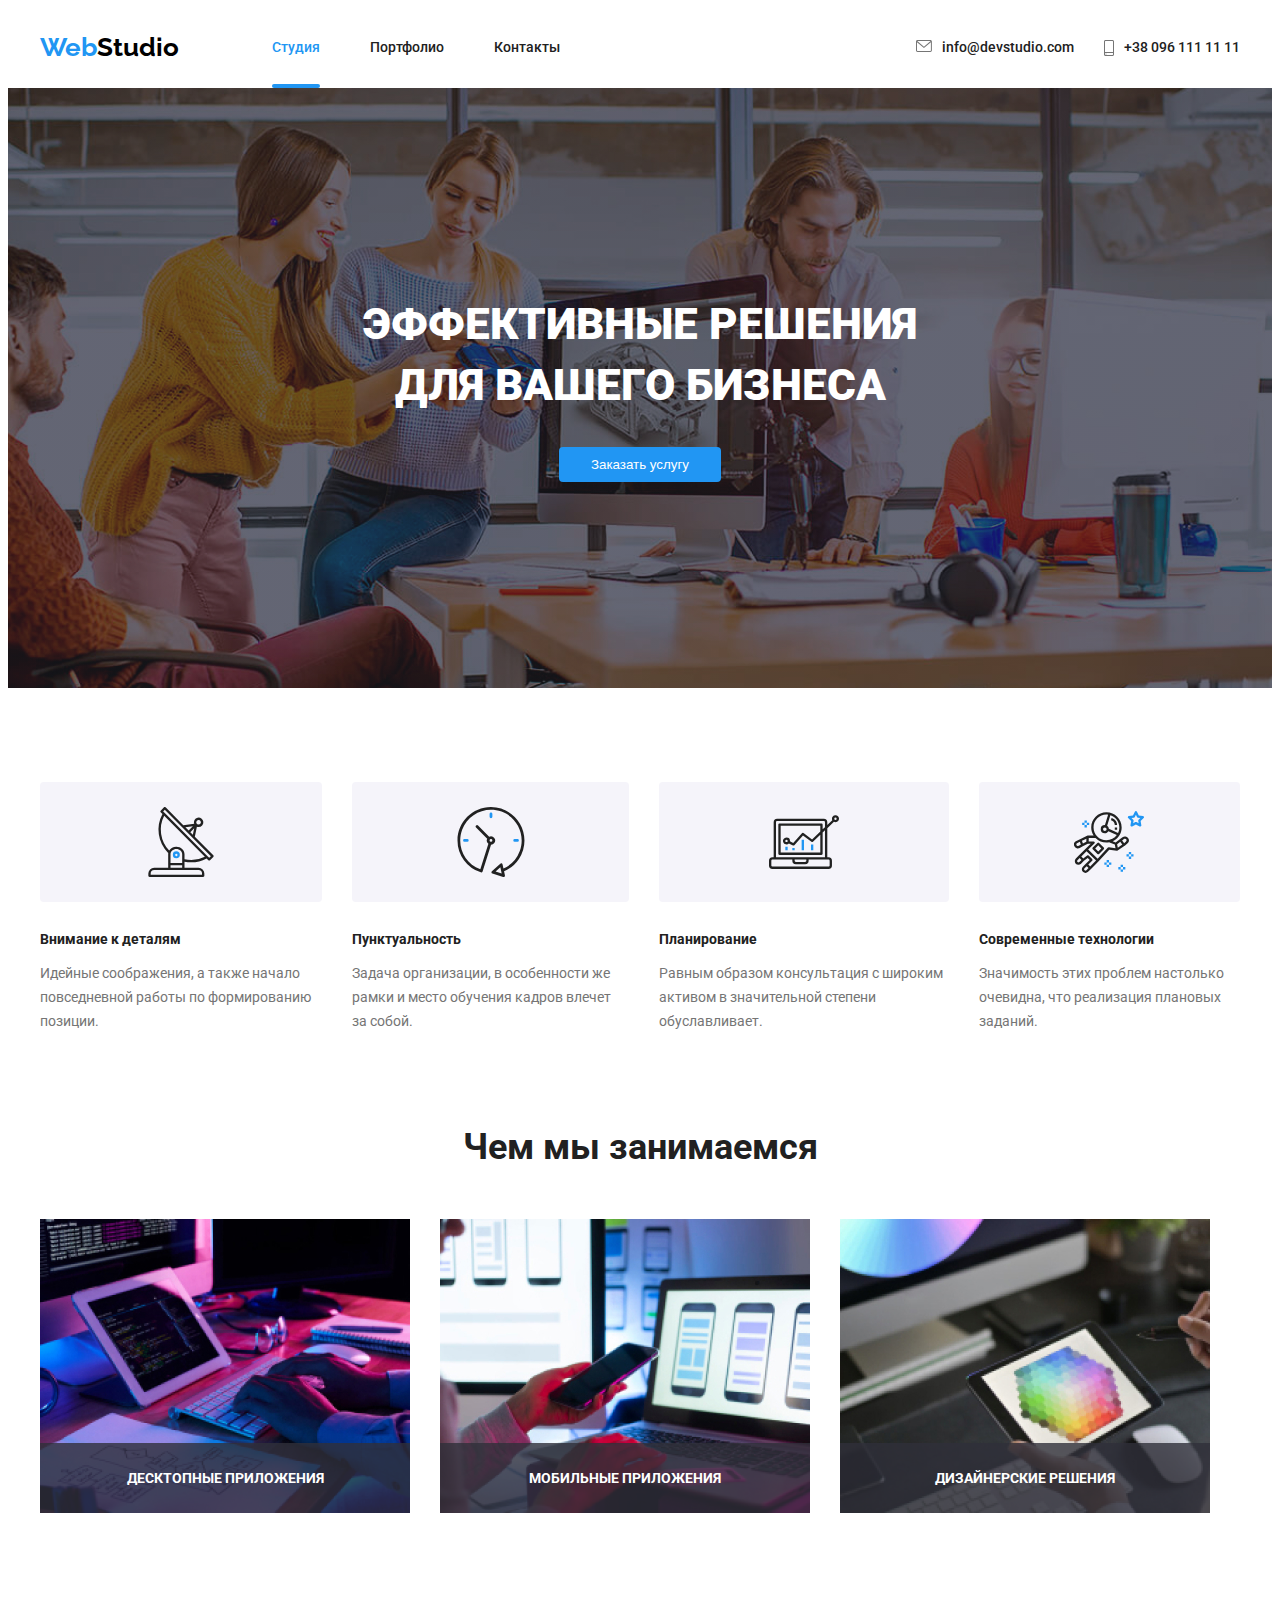
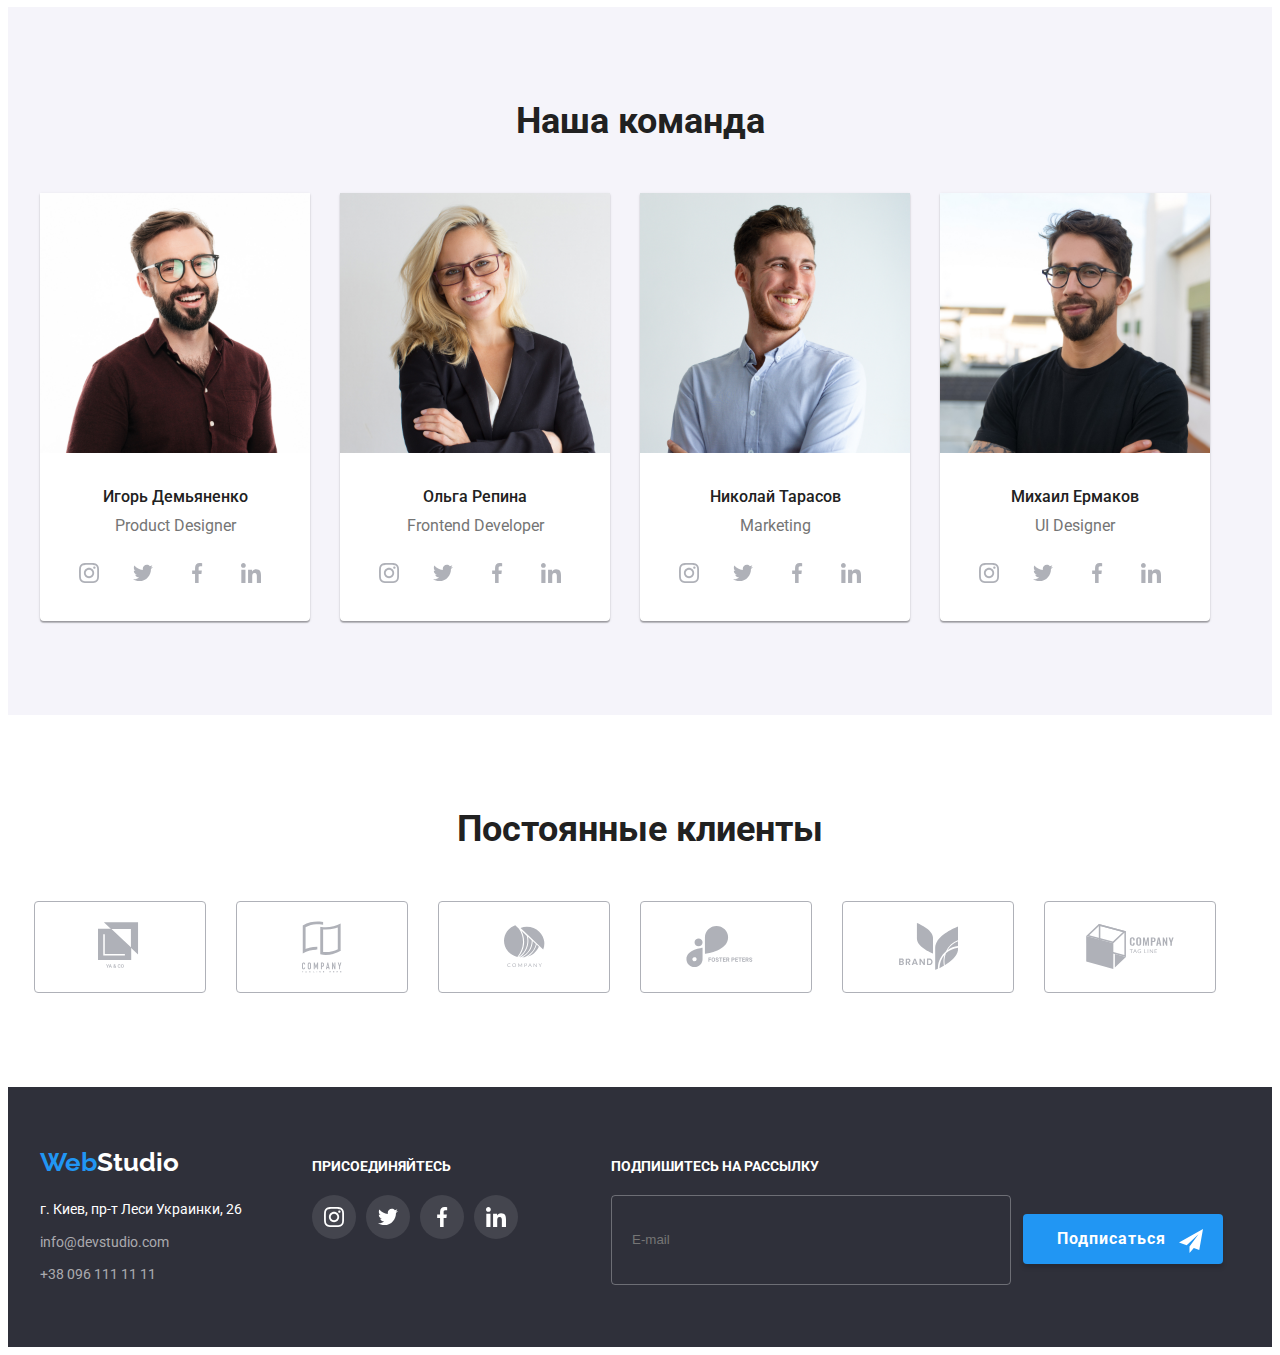
<file: index.html>
<!DOCTYPE html>
<html lang="ru">
<head>
    <meta charset="UTF-8">
    <meta name="viewport" content="width=device-width, initial-scale=1.0">
    <title>Главная</title>
    <link href="https://fonts.googleapis.com/css2?family=Raleway:wght@700&family=Roboto&display=swap" rel="stylesheet">
    <link rel="stylesheet" href="https://cdnjs.cloudflare.com/ajax/libs/modern-normalize/1.0.0/modern-normalize.min.css" integrity="sha512-ISS7cAi1PEhQ8jnbJpJZMd29NlhNj4AWYyLOSp2CE/CsHxTCu+r+t0D2yoJudVrd0/8fTVPUVDzY5Tvli75u/g==" crossorigin="anonymous" />
    <link rel="stylesheet" href="css/styles.css">
</head>
<body>
    <!--Панель навигации-->
    <header>
        <div class="container nav">
            <nav class="main-nav">
                <a href="./" class="logo"><span class="logo-header">Web</span><span class="logo-title">Studio</span></a>
    
                <ul class="nav list">
                    <li class="link-item"><a href="./"><span class="nav-title current">Студия</span></a></li>
                    <li class="link-item"><a href="./portfolio.html"><span class="nav-title">Портфолио</span></a></li>
                    <li class="link-item"><a href=""><span class="nav-title">Контакты</span></a></li>
                </ul>
            </nav>
                <ul class="contacts list">
                <li class="link">
                    <a class="link-item" href ="mailto:info@devstudio.com"><svg class="icon-envelope">
                        <use href="./images/symbol-defs.svg#icon-envelope"></use>
                    </svg>
                    <span class="contacts-title">info@devstudio.com</span>
                </a>    
            </li>
                <li class="link">
                    <a class="link-item" href="tel:380961111111"><svg class="smartphone">
                        <use href="./images/symbol-defs.svg#icon-smartphone"></use>
                    </svg>
                    <span class="contacts-title">+38 096 111 11 11</span></a></li>
            </ul>
        </div>
    </header>

    <main> 
        <!--Верхний блок-->
        <section class="hero block overlay">
            <div class="hero-content">
                <h1 class="hero-title">Эффективные решения <br>для вашего бизнеса</h1>
               <button class="button-link" data-modal-open>Заказать услугу</button>
            </div>
            
        </section>

    <!--Преимущества-->
    <section class="section">
        <div class="container"> 
                <ul class="advantages list">
                <li class="tumb">
                <h3 class="section-title">Внимание к деталям</h3>
                <p class="section-text item">Идейные соображения, а также начало повседневной работы по формированию позиции.</p>
            </li>
            <li class="tumb">
                <h3 class="section-title">Пунктуальность</h3>
                <p class="section-text item">Задача организации, в особенности же рамки и место обучения кадров влечет за собой.</p>
            </li>
            <li class="tumb">
                <h3 class="section-title">Планирование</h3>
                <p class="section-text item">Равным образом консультация с широким активом в значительной степени обуславливает.</p>
            </li>
            <li class="tumb">
                <h3 class="section-title">Современные технологии</h3>
                <p class="section-text item">Значимость этих проблем настолько очевидна, что реализация плановых заданий.</p>
            </li>
        </ul>
    </div>   
    </section>
   
    <!--Чем занимается компания-->
    <section class="section-first">
        <div class="container">
            <h2 class="caption">Чем мы занимаемся</h2>
            <ul class="caption-img list">
                <li class="li-caption"><div class="caption-label"><img src="./images/box_1.jpg" alt="Сфера деятельности компании 1" width="370" /><div class="caption-block"><p class="caption-text">ДЕСКТОПНЫЕ ПРИЛОЖЕНИЯ</p></div></div></li>
                <li class="li-caption"><div class="caption-label"><img src="./images/box_2.jpg" alt="Сфера деятельности компании 2" width="370" /><div class="caption-block"><p class="caption-text">МОБИЛЬНЫЕ ПРИЛОЖЕНИЯ</p></div></div></li>
                <li class="li-caption"><div class="caption-label"><img src="./images/box_3.jpg" alt="Сфера деятельности компании 3" width="370" /><div class="caption-block"><p class="caption-text">ДИЗАЙНЕРСКИЕ РЕШЕНИЯ</p></div></div></li>
            </ul>
        </div>
    </section>

    <section class="title-text section-second">
        <div class="container">
            <h2 class="caption">Наша команда</h2>
            <ul class="team list">
                <li class="team-img"><img src="./images/team_card_1.jpg" alt="Член нашей команды 1" width="270" />
                    <h3 class="section-title-name">Игорь Демьяненко</h3>
                        <p class="profession-item" lang="en"><span class="proffesion">Product Designer</span></p>
                   <ul class="list social-icon-list">
                       <li class="social-icon-item">
                           <a class="social-icon-link" href="https://www.instagram.com/">
                            <svg class="social-icon"><use href="./images/symbol-defs.svg#icon-instagram-2"></use></svg></a>
                        </li>
                        <li class="social-icon-item">
                            <a class="social-icon-link" href="https://twitter.com/">
                             <svg class="social-icon"><use href="./images/symbol-defs.svg#icon-twitter-1"></use></svg></a>
                         </li>
                         <li class="social-icon-item">
                            <a class="social-icon-link" href="https://www.facebook.com/">
                             <svg class="social-icon"><use href="./images/symbol-defs.svg#icon-facebook-1"></use></svg></a>
                         </li>
                         <li class="social-icon-item">
                            <a class="social-icon-link" href="https://www.linkedin.com/">
                             <svg class="social-icon"><use href="./images/symbol-defs.svg#icon-linkedin-1"></use></svg></a>
                         </li>
                    </ul> 
                    </li>
                <li class="team-img"><img src="./images/team_card_2.jpg" alt="Член нашей команды 2" width="270" />
                    <h3 class="section-title-name">Ольга Репина</h3>
                        <p class="profession-item" lang="en"><span class="proffesion">Frontend Developer</span></p>
                        <ul class="list social-icon-list">
                            <li class="social-icon-item">
                                <a class="social-icon-link" href="https://www.instagram.com/">
                                 <svg class="social-icon"><use href="./images/symbol-defs.svg#icon-instagram-2"></use></svg></a>
                             </li>
                             <li class="social-icon-item">
                                 <a class="social-icon-link" href="https://twitter.com/">
                                  <svg class="social-icon"><use href="./images/symbol-defs.svg#icon-twitter-1"></use></svg></a>
                              </li>
                              <li class="social-icon-item">
                                 <a class="social-icon-link" href="https://www.facebook.com/">
                                  <svg class="social-icon"><use href="./images/symbol-defs.svg#icon-facebook-1"></use></svg></a>
                              </li>
                              <li class="social-icon-item">
                                 <a class="social-icon-link" href="https://www.linkedin.com/">
                                  <svg class="social-icon"><use href="./images/symbol-defs.svg#icon-linkedin-1"></use></svg></a>
                              </li>
                         </ul> 
                    </li>
                <li class="team-img"><img src="./images/team_card_3.jpg" alt="Член нашей команды 3" width="270" />
                    <h3 class="section-title-name">Николай Тарасов</h3>
                        <p class="profession-item" lang="en"><span class="proffesion">Marketing</span></p>
                        <ul class="list social-icon-list">
                            <li class="social-icon-item">
                                <a class="social-icon-link" href="https://www.instagram.com/">
                                 <svg class="social-icon"><use href="./images/symbol-defs.svg#icon-instagram-2"></use></svg></a>
                             </li>
                             <li class="social-icon-item">
                                 <a class="social-icon-link" href="https://twitter.com/">
                                  <svg class="social-icon"><use href="./images/symbol-defs.svg#icon-twitter-1"></use></svg></a>
                              </li>
                              <li class="social-icon-item">
                                 <a class="social-icon-link" href="https://www.facebook.com/">
                                  <svg class="social-icon"><use href="./images/symbol-defs.svg#icon-facebook-1"></use></svg></a>
                              </li>
                              <li class="social-icon-item">
                                 <a class="social-icon-link" href="https://www.linkedin.com/">
                                  <svg class="social-icon"><use href="./images/symbol-defs.svg#icon-linkedin-1"></use></svg></a>
                              </li>
                         </ul> 
                    </li>
                <li class="team-img"><img src="./images/team_card_4.jpg" alt="Член нашей команды 4" width="270" />
                        <h3 class="section-title-name">Михаил Ермаков</h3>
                        <p class="profession-item" lang="en"><span class="proffesion">UI Designer</span></p>
                        <ul class="list social-icon-list">
                            <li class="social-icon-item">
                                <a class="social-icon-link" href="https://www.instagram.com/">
                                 <svg class="social-icon"><use href="./images/symbol-defs.svg#icon-instagram-2"></use></svg></a>
                             </li>
                             <li class="social-icon-item">
                                 <a class="social-icon-link" href="https://twitter.com/">
                                  <svg class="social-icon"><use href="./images/symbol-defs.svg#icon-twitter-1"></use></svg></a>
                              </li>
                              <li class="social-icon-item">
                                 <a class="social-icon-link" href="https://www.facebook.com/">
                                  <svg class="social-icon"><use href="./images/symbol-defs.svg#icon-facebook-1"></use></svg></a>
                              </li>
                              <li class="social-icon-item">
                                 <a class="social-icon-link" href="https://www.linkedin.com/">
                                  <svg class="social-icon"><use href="./images/symbol-defs.svg#icon-linkedin-1"></use></svg></a>
                              </li>
                         </ul> 
                    </li>
                </ul>
            </div>
    </section>
    <section class="title-text section-third">
        <div class="container">
            <h2 class="caption">Постоянные клиенты</h2>
            <ul class="list company">
                <li class="company-icon-item"><a class="company-icon-link" href="">
                    <svg class="company-icon" width="44.27" height="49.23"><use href="./images/symbol-defs.svg#icon-logo-1"></use></svg></a></li>
                <li class="company-icon-item"><a class="company-icon-link" href="">
                    <svg class="company-icon" width="40" height="52"><use href="./images/symbol-defs.svg#icon-logo-2"></use></svg></a></li>
                <li class="company-icon-item"><a class="company-icon-link" href="">
                    <svg class="company-icon" width="41" height="42.6"><use href="./images/symbol-defs.svg#icon-logo-3"></use></svg></a></li>
                <li class="company-icon-item"><a class="company-icon-link" href="">
                    <svg class="company-icon" width="79.66" height="42.02"><use href="./images/symbol-defs.svg#icon-logo-4"></use></svg></a></li>
                <li class="company-icon-item"><a class="company-icon-link" href="">
                    <svg class="company-icon" width="59" height="47"><use href="./images/symbol-defs.svg#icon-logo-5"></use></svg></a></li>
                <li class="company-icon-item"><a class="company-icon-link" href="">
                    <svg class="company-icon" width="88.48" height="45.44"><use href="./images/symbol-defs.svg#icon-logo-6"></use></svg></a></li>
                </ul>
            </div>
    </section>
</main>
   
    <!--Футер-->
    <footer class="footer-block">
        <div class="container flex">
        <div class="address-footer">
            <a href="./" class="logo-footer"><span class="logo-header">Web</span><span class="logo-title-footer">Studio</span></a> 
        <address class="address">
            г. Киев, пр-т Леси Украинки, 26 
            <a href="mailto:info@devstudio.com" class="footer-item"><span class="contacts-title-footer">info@devstudio.com</span></a>
            <a href="tel:380961111111" class="footer-item"><span class="contacts-title-footer item">+38 096 111 11 11</span></a>
        </address> 
    </div>
        <div class="invitation"><p class="invitation-item-social">ПРИСОЕДИНЯЙТЕСЬ</p>
            <ul class="list social-icon-list-footer">
                <li class="social-icon-item-footer">
                    <a class="social-icon-footer-link" href="https://www.instagram.com/">
                     <svg class="social-icon-footer"><use href="./images/symbol-defs.svg#icon-instagram-2"></use></svg></a>
                 </li>
                 <li class="social-icon-item-footer">
                     <a class="social-icon-footer-link" href="https://twitter.com/">
                      <svg class="social-icon-footer"><use href="./images/symbol-defs.svg#icon-twitter-1"></use></svg></a>
                  </li>
                  <li class="social-icon-item-footer">
                     <a class="social-icon-footer-link" href="https://www.facebook.com/">
                      <svg class="social-icon-footer"><use href="./images/symbol-defs.svg#icon-facebook-1"></use></svg></a>
                  </li>
                  <li class="social-icon-item-footer">
                     <a class="social-icon-footer-link" href="https://www.linkedin.com/">
                      <svg class="social-icon-footer"><use href="./images/symbol-defs.svg#icon-linkedin-1"></use></svg></a>
                  </li>
             </ul> 
        </div>
        <form>
        <div class="invitation-item"><p class="invitation-text">ПОДПИШИТЕСЬ НА РАССЫЛКУ</p></div>
               <div class="invitation-item-flex">
                   <label for="email" class="label-footer"></label>
               <input type="email" class="subscribe" name="email" placeholder="E-mail" id="email">
              <div class="button-footer-item"><button class="button-footer">Подписаться<svg class="telegram"><use href="./images/symbol-defs_2.svg#icon-icon-send"></use></svg></button></div>
            </div>
        </form>
    </div>
    </footer>
    <div class="backdrop is-hidden" data-modal>
    <div class="modal">
        <button class="button-modal" data-modal-close><svg class="close"><use href="./images/symbol-defs.svg#icon-close-black"></use></svg></button>
    <form class="form">
        <p class="text-form">Оставьте свои данные, мы вам перезвоним</p>
        <div class="form-field">
            <label class="label" for="name">Имя</label>
           <div class="field-wrap"><input class="input" type="text" name="name" id="name"><span class="icon-form"><svg width="18" height="18"><use href="./images/symbol-defs_2.svg#icon-person-black-1"></use></svg></span></div></div>
        <div class="form-field"> 
            <label class="label" for="tel">Телефон</label>
            <div class="field-wrap"><input class="input" type="tel" name="tel" id="tel"><span class="icon-form"><svg width="18" height="18"><use href="./images/symbol-defs_2.svg#icon-phone-black-1"></use></svg></span></div></div>
       <div class="form-field"> 
           <label class="label" for="mail">Почта</label>
        <div class="field-wrap"><input class="input" type="email" name="mail" id="mail"><span class="icon-form"><svg width="18" height="18"><use href="./images/symbol-defs_2.svg#icon-email-black-1"></use></svg></span></div></div>
        <div class="form-field"> <label class="label" for="comments">Комментарий</label>
            <textarea class="textarea" name="comments" id="comments" placeholder="Введите текст"></textarea></div>
            <div class="modal-form-field checkbox ">
                <label class="form-label">Соглашаюсь с рассылкой и принимаю <a class="modal-link" href="">Условия
                    договора</a>
                <input 
                   type="checkbox" 
                   name="checkbox" 
                   class="modal-form-input-checkbox">
                   <span class="check-box">
                    </span>
                </label>
              </div>
        <div class="form-field-button"><button class="button-link-form" type="submit">Отправить</button></div>
    </form>
    </div>
</div>
    <script src="./js/modal.js"></script>
</body>
</html>
</file>
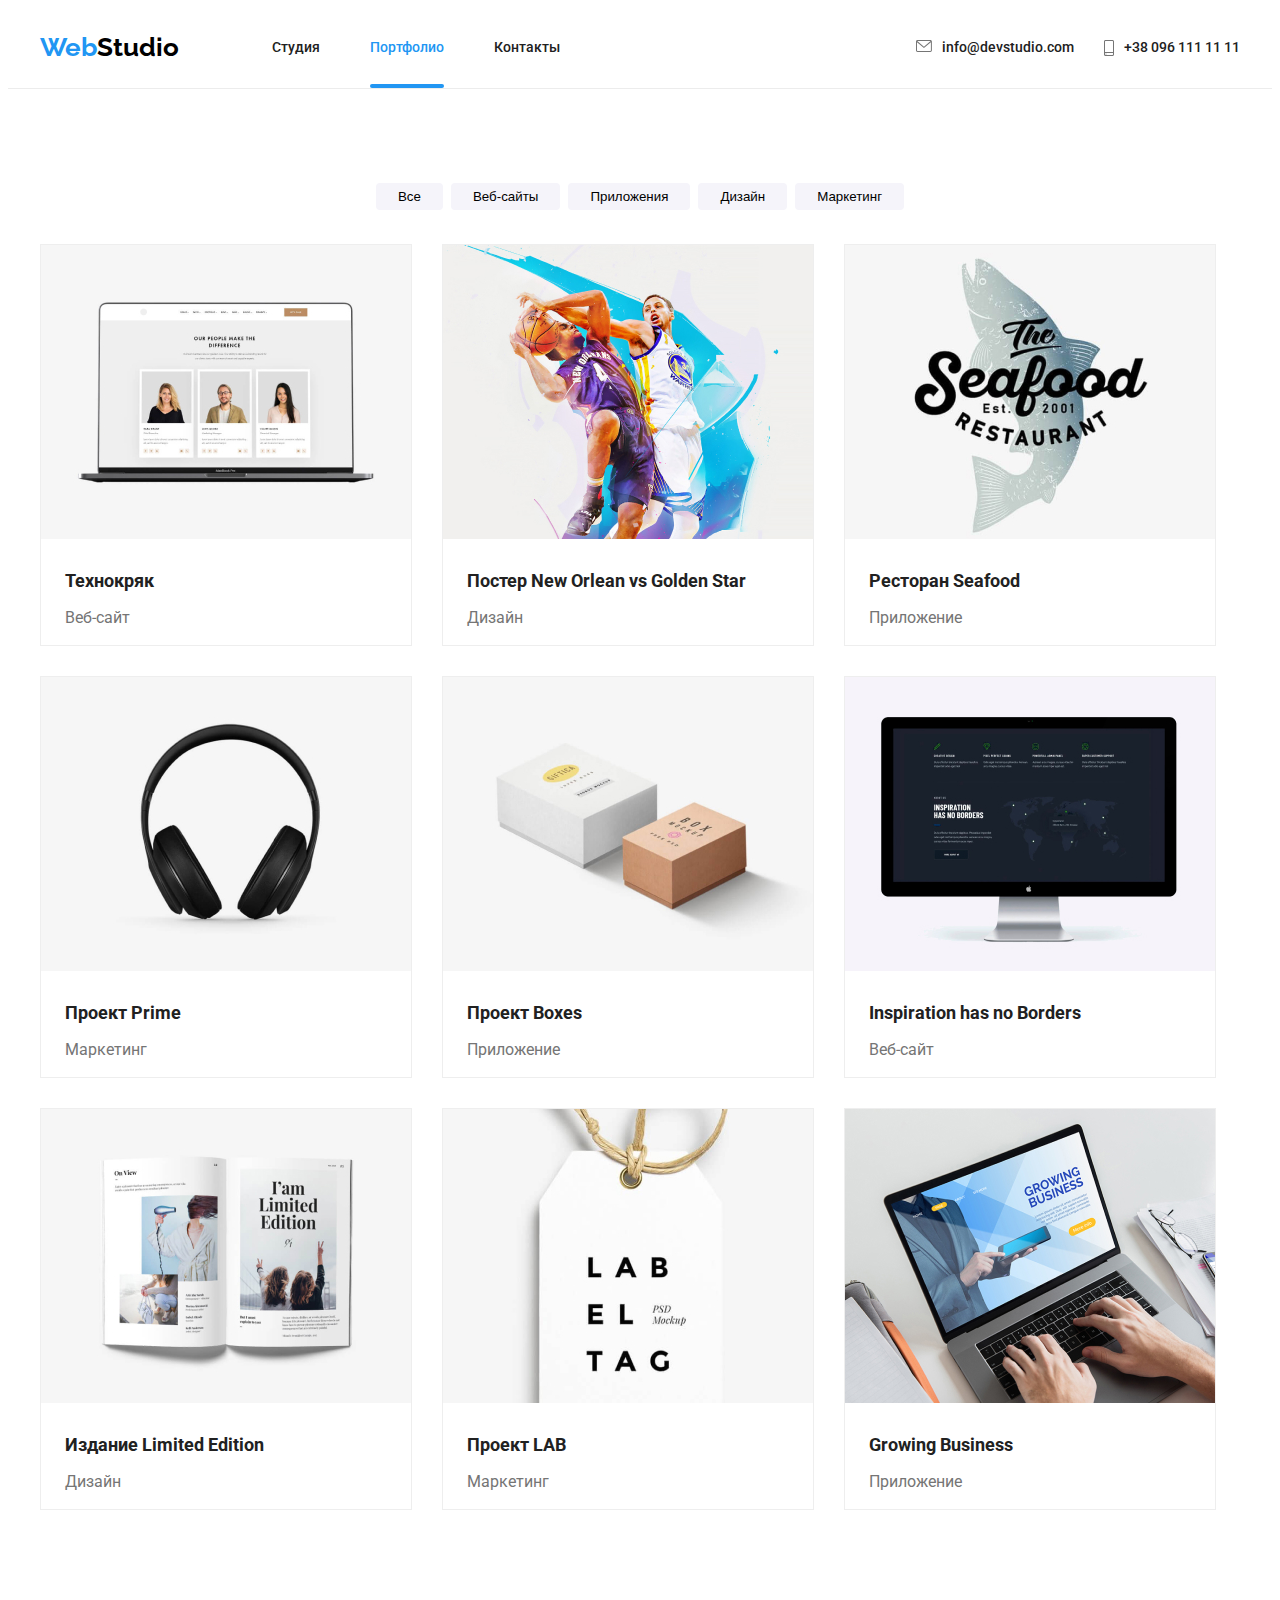
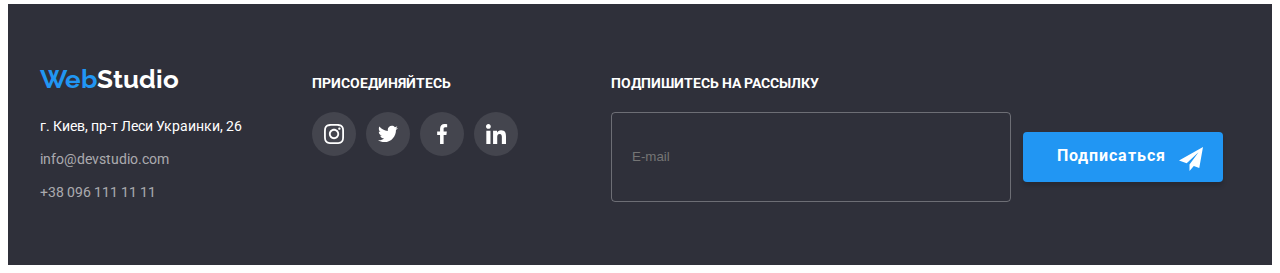
<file: portfolio.html>
<!DOCTYPE html>
<html lang="ru">
<head>
    <meta charset="UTF-8">
    <meta name="viewport" content="width=device-width, initial-scale=1.0">
    <title>Портфолио</title>
    <link rel="stylesheet" href="https://fonts.googleapis.com/css2?family=Raleway:wght@700&family=Roboto&display=swap">
    <link rel="stylesheet" href="https://cdnjs.cloudflare.com/ajax/libs/modern-normalize/1.0.0/modern-normalize.min.css" integrity="sha512-ISS7cAi1PEhQ8jnbJpJZMd29NlhNj4AWYyLOSp2CE/CsHxTCu+r+t0D2yoJudVrd0/8fTVPUVDzY5Tvli75u/g==" crossorigin="anonymous" />
    <link rel="stylesheet" href="css/styles.css">
</head>
<body>
    <!--Панель навигации-->
    <header class="container-nav">
        <div class="container nav"> 
            <nav class="main-nav">
            <a href="./" class="logo"><span class="logo-header">Web</span><span class="logo-title">Studio</span></a>

            <ul class="nav list">
                <li class="link-item"><a href="./"><span class="nav-title">Студия</span></a></li>
                <li class="link-item"><a href="./portfolio.html"><span class="nav-title current">Портфолио</span></a></li>
                <li class="link-item"><a href=""><span class="nav-title">Контакты</span></a></li>
            </ul>
        </nav>
            <ul class="contacts list">
            <li class="link">
                <a class="link-item" href ="mailto:info@devstudio.com"><svg class="icon-envelope">
                    <use href="./images/symbol-defs.svg#icon-envelope"></use>
                </svg>
                <span class="contacts-title">info@devstudio.com</span>
            </a>    
        </li>
            <li class="link">
                <a class="link-item" href="tel:380961111111"><svg class="smartphone">
                    <use href="./images/symbol-defs.svg#icon-smartphone"></use>
                </svg>
                <span class="contacts-title">+38 096 111 11 11</span></a></li>
        </ul>       
        </div>
    </header>

        <main>

        <!--Панель кнопок-->
        <section class="heading-content">
            <div class="container">
                <h1 class="heading">Панель кнопок</h1>
                    <ul class="filtres list">
                        <li class="button-item-li"><button type="button" class="button-item">Все</button></li>
                        <li class="button-item-li"><button type="button" class="button-item">Веб-сайты</button></li>
                        <li class="button-item-li"><button type="button" class="button-item">Приложения</button></li>
                        <li class="button-item-li"><button type="button" class="button-item">Дизайн</button></li>
                        <li class="button-item-li"><button type="button" class="button-item">Маркетинг</button></li>
                    </ul>
                        <h2 class="heading">Портфолио</h2>
                        <ul class="cart list">
                            <li class="img-galery"><a href=""><div class="cart-galery"><img src="./images/img_1.jpg" alt="Веб-сайт" width="370" /><div class="cart-action"><p>Технокряк это современная площадка распространения коронавируса. Компании используют эту платформу для цифрового шпионажа и атак на защищённые сервера конкурентов.</p></div></div>
                                    <h2 class="portfolio-title">Технокряк</h2>
                                    <p class="portfolio-text">Веб-сайт</p>
                                </a>
                                </li>
                            <li class="img-galery"><a href=""><div class="cart-galery"><img src="./images/img_2.jpg" alt="Дизайн" width="370" /><div class="cart-action"><p>Технокряк это современная площадка распространения коронавируса. Компании используют эту платформу для цифрового шпионажа и атак на защищённые сервера конкурентов.</p></div></div>
                                    <h2 class="portfolio-title">Постер New Orlean vs Golden Star</h2>
                                    <p class="portfolio-text">Дизайн</p>
                                </a>
                                </li>
                            <li class="img-galery"><a href=""><div class="cart-galery"><img src="./images/img_3.jpg" alt="Приложение" width="370" /><div class="cart-action"><p>Технокряк это современная площадка распространения коронавируса. Компании используют эту платформу для цифрового шпионажа и атак на защищённые сервера конкурентов.</p></div></div>
                                    <h2 class="portfolio-title">Ресторан Seafood</h2>
                                    <p class="portfolio-text">Приложение</p>
                                </a>
                                </li>
                            <li class="img-galery"><a href=""><div class="cart-galery"><img src="./images/img_4.jpg" alt="Маркетинг" width="370" /><div class="cart-action"><p>Технокряк это современная площадка распространения коронавируса. Компании используют эту платформу для цифрового шпионажа и атак на защищённые сервера конкурентов.</p></div></div>
                                   <h2 class="portfolio-title">Проект Prime</h2>
                                <p class="portfolio-text">Маркетинг</p>
                                </a>
                            </li>
                            <li class="img-galery"><a href=""><div class="cart-galery"><img src="./images/img_5.jpg" alt="Приложение" width="370" /><div class="cart-action"><p>Технокряк это современная площадка распространения коронавируса. Компании используют эту платформу для цифрового шпионажа и атак на защищённые сервера конкурентов.</p></div></div>
                                    <h2 class="portfolio-title">Проект Boxes</h2>
                                <p class="portfolio-text">Приложение</p>
                            </a>
                            </li>
                            <li class="img-galery"><a href=""><div class="cart-galery"><img src="./images/img_6.jpg" alt="Веб-сайт" width="370" /><div class="cart-action"><p>Технокряк это современная площадка распространения коронавируса. Компании используют эту платформу для цифрового шпионажа и атак на защищённые сервера конкурентов.</p></div></div>
                                   <h2 class="portfolio-title">Inspiration has no Borders</h2>
                                <p class="portfolio-text">Веб-сайт</p>
                            </a>
                            </li>
                            <li class="img-galery"><a href=""><div class="cart-galery"><img src="./images/img_7.jpg" alt="Дизайн" width="370" /><div class="cart-action"><p>Технокряк это современная площадка распространения коронавируса. Компании используют эту платформу для цифрового шпионажа и атак на защищённые сервера конкурентов.</p></div></div>
                                    <h2 class="portfolio-title">Издание Limited Edition</h2>
                                <p class="portfolio-text">Дизайн</p>
                            </a>
                            </li>
                            <li class="img-galery"><a href=""><div class="cart-galery"><img src="./images/img_8.jpg" alt="Маркетинг" width="370" /><div class="cart-action"><p>Технокряк это современная площадка распространения коронавируса. Компании используют эту платформу для цифрового шпионажа и атак на защищённые сервера конкурентов.</p></div></div>
                                    <h2 class="portfolio-title">Проект LAB</h2>
                                <p class="portfolio-text">Маркетинг</p>
                            </a>
                            </li>
                            <li class="img-galery"><a href=""><div class="cart-galery"><img src="./images/img_9.jpg" alt="Приложение" width="370" /><div class="cart-action"><p>Технокряк это современная площадка распространения коронавируса. Компании используют эту платформу для цифрового шпионажа и атак на защищённые сервера конкурентов.</p></div></div>
                                    <h2 class="portfolio-title">Growing Business</h2>
                                <p class="portfolio-text">Приложение</p>
                            </a>
                            </li>
                        </ul>
                </div>
            </section>
    </main>
     <!--Футер-->
     <footer class="footer-block">
        <div class="container flex">
        <div class="address-footer">
            <a href="./" class="logo-footer"><span class="logo-header">Web</span><span class="logo-title-footer">Studio</span></a> 
        <address class="address">
            г. Киев, пр-т Леси Украинки, 26 
            <a href="mailto:info@devstudio.com" class="footer-item"><span class="contacts-title-footer">info@devstudio.com</span></a>
            <a href="tel:380961111111" class="footer-item"><span class="contacts-title-footer item">+38 096 111 11 11</span></a>
        </address> 
    </div>
        <div class="invitation"><p class="invitation-item-social">ПРИСОЕДИНЯЙТЕСЬ</p>
            <ul class="list social-icon-list-footer">
                <li class="social-icon-item-footer">
                    <a class="social-icon-footer-link" href="https://www.instagram.com/">
                     <svg class="social-icon-footer"><use href="./images/symbol-defs.svg#icon-instagram-2"></use></svg></a>
                 </li>
                 <li class="social-icon-item-footer">
                     <a class="social-icon-footer-link" href="https://twitter.com/">
                      <svg class="social-icon-footer"><use href="./images/symbol-defs.svg#icon-twitter-1"></use></svg></a>
                  </li>
                  <li class="social-icon-item-footer">
                     <a class="social-icon-footer-link" href="https://www.facebook.com/">
                      <svg class="social-icon-footer"><use href="./images/symbol-defs.svg#icon-facebook-1"></use></svg></a>
                  </li>
                  <li class="social-icon-item-footer">
                     <a class="social-icon-footer-link" href="https://www.linkedin.com/">
                      <svg class="social-icon-footer"><use href="./images/symbol-defs.svg#icon-linkedin-1"></use></svg></a>
                  </li>
             </ul> 
        </div>
        <form>
        <div class="invitation-item"><p class="invitation-text">ПОДПИШИТЕСЬ НА РАССЫЛКУ</p></div>
               <div class="invitation-item-flex">
                   <label for="email" class="label-footer"></label>
               <input type="email" class="subscribe" name="email" placeholder="E-mail" id="email">
              <div class="button-footer-item"><button class="button-footer">Подписаться<svg class="telegram"><use href="./images/symbol-defs_2.svg#icon-icon-send"></use></svg></button></div>
            </div>
        </form>
    </div>
    </footer>
</body>
</html>
</file>
<file: css/styles.css>
:root {
    --primary-text-color: #212121;
    --title-text-color:  #757575;
    --accent-color: #2196F3;
    --primary-white-color: #ffffff
}

body {
   background: var(--primary-white-color); 
   font-family: Roboto, sans-serif;
}

a {
    text-decoration: none;
}

.button-link {
    border: none;
}

.button:focus {
    outline: none;
}

.logo {
    margin-right: 93px;
}

.logo-header {
    color: #2196F3;
    font-family: Raleway;
    font-weight: 700;
    font-size: 26px;
    line-height: 1.2;
  
}

.logo-title {
    color: #000000;
    font-family: Raleway;
    font-weight: 700;
    font-size: 26px;
    line-height: 1.2;
}

.list {
    padding: 0;
    margin: 0;
    list-style: none;
}

.container {
    width: 1200px;
    padding-left: 15px;
    padding-right: 15px;
    margin-right: auto;
    margin-left: auto;
}

/* Навигация */

.main-nav {
    display: flex;
    align-items: center;
    
}

.container-nav {
    border-bottom: 1px solid #ececec;
}

.container.nav {
    display: flex;
    align-items: center;
}

.nav {
    font-weight: 500;
    font-size: 14px;
    line-height: 1.14;
    display: flex;
}

.link-item{
    margin-right: 50px;
    
}

.link-item:last-child {
    margin-right: 0px;
}

.link:first-child {
    margin-left: 0px;
}

.nav-title {
    color: var(--primary-text-color);
    padding-bottom: 32px;
    padding-top: 32px;
    display: block;
    transition: 250ms cubic-bezier(0.4, 0, 0.2, 1);
}

.nav .nav-title:hover, :focus {
    color: var(--accent-color);
}

.nav .nav-title.current {
    color: var(--accent-color);
    position: relative;
} 

.current::after {
    content: "";
    display: block;
    width: 100%;
    height: 4px;
    border-radius: 2px;
    background-color: var(--accent-color);
    position: absolute;
    left: 0;
    bottom: 0;
}

/* Контакты */

.icon-envelope {
    width: 16px;
    height: 12px;
    margin-right: 10px;
    align-items: center;
    fill: var(--title-text-color);
    transition: 250ms cubic-bezier(0.4, 0, 0.2, 1);
}

.smartphone {
    width: 10px;
    height: 16px;
    margin-right: 10px;
    margin-left: 30px;
    vertical-align: middle;  
    fill: var(--title-text-color);
    transition: 250ms cubic-bezier(0.4, 0, 0.2, 1);
}

.link-item {
    display: flex;
    color: var(--primary-text-color);
    font-weight: 500;
    font-size: 14px;
    line-height: 1.14; 
    transition: 250ms cubic-bezier(0.4, 0, 0.2, 1);
    
}

.link-item:hover, .link-item:focus {
    color: var(--accent-color);
}

.link-item:hover .icon-envelope, .link-item:focus .icon-envelope{
    fill: var(--accent-color);
}

.link-item:hover .smartphone, .link-item:focus .smartphone {
    fill: var(--accent-color);
}


.contacts {
    display: flex;
    margin-left: auto;
}

/*Верхний блок */
.hero-title {
    color: var(--primary-white-color);
    font-family: Roboto;
    font-weight: 900;
    font-size: 44px;
    line-height: 1.4;
    text-transform: uppercase;
    text-align: center;
    margin: 0px;
    margin-bottom: 30px;
}

.overlay {
    display: flex;
    flex-direction: column;
    justify-content: center;
    align-items: center;
    max-width: 1600px;
    height: 600px;
    margin-right: auto;
    margin-left: auto;
    background-color: #2F303A;
    background-image: linear-gradient(
        to right,
    rgba(47, 48, 58, 0.4),
    rgba(47, 48, 58, 0.4)
    ), url(../images/fon.jpeg); 
    background-size: cover;
    background-repeat: no-repeat;
    background-position: center;
}

.hero {
    text-align: center;
}

.button-link {
    display: inline-block;
    color: var(--primary-white-color);
    background-color: var(--accent-color);
    border-radius: 4px;
    padding: 10px 32px;
   
    text-align: center;
}

.button {
    font-family: inherit;
}

/*main*/

.advantages {
    display: flex;
}

.container .icon {
    width: 270px;
    height: 120px;
    background-color: #F5F4FA;
}

.section {
    padding-top: 94px;
}


.tumb::before {
    display: block;
    content: "";
    height: 120px;
    background-color: #F5F4FA;
    border-radius: 4px;
    background-size: 70px;
    background-repeat: no-repeat;
    background-position: center; 
    margin-bottom: 30px;   
}

.tumb:nth-child(1)::before {
    background-image: url(../images/antenna-1.svg);
}

.tumb:nth-child(2)::before {
    background-image: url(../images/clock-1.svg);
}

.tumb:nth-child(3)::before {
    background-image: url(../images/diagram-1.svg);
}

.tumb:nth-child(4)::before {
    background-image: url(../images/astronaut-1.svg);
}

.section-title {
    color: var(--primary-text-color);
    font-weight: 700;
    font-size: 14px;
    line-height: 1.14;
    margin: 0px;
}

.section-title-name {
    color: var(--primary-text-color);
    font-weight: 500;
    font-size: 16px;
    line-height: 1.2;
    margin-top: 30px;
    margin-bottom: 0px;
    text-align: center;
}

.proffesion{
    display: inline-block;
    color: var(--title-text-color);
    font-weight: 400;
    font-size: 16px;
    line-height: 1.2;
    margin-bottom: 16px;
    
}

.profession-item {
    margin: 0px;
    margin-top: 10px;
    text-align: center;
}

.section-text {
    color: var(--title-text-color);
    font-weight: 400;
    font-size: 14px;
    line-height: 1.7;
    margin-bottom: 0px;
}


.tumb {
    margin-right: 30px;
}

.tumb:last-child {
    margin-right: 0px;
}

.section-first {
    text-align: center;
    padding-top: 94px;
    padding-bottom: 94px;
}

.section-second {
    background-color: #F5F4FA;
    text-align: center;
    padding-top: 94px;
    padding-bottom: 94px;
}

.caption {
    display: inline-block;
    color: var(--primary-text-color);
    font-weight: 700;
    font-size: 36px;
    line-height: 1.16;
    margin-top: 0px;
    margin-bottom: 50px;
}

.section-third {
    background-color: #ffffff;
    text-align: center;
    padding-top: 94px;
}

.caption-img {
    display: flex;
}

.li-caption {
    margin-right: 30px;
    position: relative;
}

.team {
    display: flex;
}

div.caption-label>img {
    display: block;
  }

.caption-label {
    position: relative;
    margin: 0;
    padding: 0;
}

.caption-block {
    display: flex;
    justify-content: center;
    align-items: center;
    position: absolute;
    width: 100%;
    height: 70px;
    background-color: rgba(47, 48, 58, 0.8);
    bottom: 0px;
    right: 0;
}

.caption-text {
    margin: 0;
    font-family: Roboto;
    font-style: normal;
    font-weight: 700;
    text-transform: uppercase;
    font-size: 14px;
    line-height: 1.2;
    text-align: center;
    color: var(--primary-white-color);
}


.team-img {
    margin-right: 30px;
    background-color: #fff;
    width: 270px;
    height: 428px;
    box-shadow: 0px 1px 3px rgba(0, 0, 0, 0.12), 0px 1px 1px rgba(0, 0, 0, 0.14), 0px 2px 1px rgba(0, 0, 0, 0.2);
    border-radius: 0px 0px 4px 4px;
}

.team-img:last-child {
    margin-right: 0px;
}

.li-caption:last-child {
    margin-right: 0px;
}

.social-icon-list {
    display: flex;
    justify-content: center;
    margin-bottom: 30px; 
    
}

.social-icon-item {
    margin-right: 10px;
    transition: transform 250ms cubic-bezier(0.4, 0, 0.2, 1);
}

.social-icon-item:not(:last-child) {
    margin-right: 10px;
}

.social-icon-link {
    display: flex;
    justify-content: center;
    align-items: center;
    content: "";
    width: 44px;
    height: 44px;
    background-color: #ffffff;
    border-radius: 50%;
    background-position: center;
    background-size: contain;
    fill: #AFB1B8; 
    transition: 250ms cubic-bezier(0.4, 0, 0.2, 1);
}

.social-icon {
    width: 20px;
    height: 20px;
}

.social-icon-link:hover {
    background-color: var(--accent-color);
    fill: #ffffff;
}

.company {
    display: flex;
    justify-content: center;
    padding-bottom: 94px;
}

.company-icon-item {
    margin-right: 30px;
}

.company-icon-item:not(:last-child) {
    margin-right: 30px;
}

.company-icon-link {
    display: flex;
    justify-content: center;
    align-items: center;
    content: "";
    width: 170px;
    height: 90px;
    border: solid 1px;
    background-color: #ffffff;
    background-position: center;
    background-size: contain;
    border: 1px solid #AFB1B8;
    border-radius: 4px;
    transition: 250ms cubic-bezier(0.4, 0, 0.2, 1);
}

.company-icon {
    fill: #AFB1B8; 
    transition: 250ms cubic-bezier(0.4, 0, 0.2, 1);  
}

.company-icon-link:hover {
    border-color: var(--accent-color);
}

.company-icon-link:hover .company-icon{
    fill: var(--accent-color);
}

/* Портфолио */

.button-item {
    padding: 6px 22px;
    background: #F5F4FA;
    border-radius: 4px;
    border: 0cm;
    cursor: pointer;
    transition: 250ms cubic-bezier(0.4, 0, 0.2, 1);
}

.button-item-li {
    margin-right: 8px;
}

.button-item-li:last-child {
    margin-right: 0px;
}

.filtres {
    display: flex; 
    justify-content: center;
    border: 0cm;
}

.filtres .button-item:hover, .filtres .button-item:focus {
    background-color: var(--accent-color);
    color: #ffffff;
    filter: drop-shadow(0px 4px 4px rgba(0, 0, 0, 0.25));
}


.heading {
    display: none;
}

.heading-content {
    padding-top: 94px;
}

.portfolio-title {
    color: var(--primary-text-color);
    font-weight: 700;
    font-size: 18px;
    line-height: 2;
    margin-bottom: 0px;
    margin-top: 0px;
    padding-top: 20px;
    padding-bottom: 4px;
    padding-left: 24px;
}

.portfolio-text {
    color: var(--title-text-color);
    font-weight: 400;
    font-size: 16px;
    line-height: 1.87;
    margin: 0px;
    padding-bottom: 20px;
    padding-left: 24px;
}

.cart {
    display: flex;
    flex-wrap: wrap;
    padding-top: 34px;
    padding-bottom: 94px;
}

.img-galery {
    margin-top: 0px;
    margin-bottom: 30px;
    margin-right: 30px;
    width: 370px;
    height: 400px;
    border: 1px solid #EEEEEE;
}

.img-galery:hover {
    box-shadow: 0px 4px 4px rgba(0, 0, 0, 0.25);
}
.cart-galery {
    position: relative;
    margin-left: auto;
    margin-right: auto;
    overflow: hidden;
}   

.cart-action {
    opacity: 0;
    font-style: normal;
    font-weight: normal;
    color: #ffffff;
    font-size: 18px;
    line-height: 1.5em;
    letter-spacing: 0.03em;
    position: absolute;
    display: block;
    width: 100%;
    height: 100%;
    background-color: rgba(33, 150, 243, 0.9);
    left: 0;
    top: 0;
    padding: 63px 24px;
    transform: translateY(101%);
    transition: 250ms cubic-bezier(0.4, 0, 0.2, 1);
}

.img-galery:hover .cart-action {
    opacity: 1;
    transform: translateY(0);
    
}

.img-galery:nth-child(3n) {
    margin-right: 0;
}

.img-galery:nth-last-of-type(-n+3) {
    margin-bottom: 0;
}

.text-item {
    display: block;
    padding-left: 24px;
    margin-top: 20px;
}

.footer-block {
    background: #2F303A;
    padding-bottom: 60px;
    padding-top: 60px;
}

.logo-footer {
    display: inline-block;
}

.address {
    display: block;
    font-family: roboto, sans-serif;
    font-style: normal;
    font-weight: 400;
    font-size: 14px;
    line-height: 1.7;
    color: #FFFFFF;
    margin-top: 20px;   
}

.logo-title-footer {
    color: #ffffff;
    font-family: Raleway, sans-serif;
    font-weight: 700;
    font-size: 26px;
    line-height: 1.2;
}

.contacts-title-footer {
    font-family: Roboto, sans-serif;
    font-weight: 400;
    font-size: 14px;
    line-height: 1.7;
    color: rgba(255, 255, 255, 0.6);
    
}

.footer-item {
    display: block;
    margin-top: 9px;
}

.flex {
    display: flex;
    align-items: baseline;
}

.address-footer {
    display: block;
    margin-right: 70px;
}



.invitation-item {
    display: flex;
    flex-direction: column;
    font-family: Roboto;
    font-weight: 700;
    font-size: 14px;
    line-height: 1.14;
    color: #ffffff;
    margin: 0px;
    margin-bottom: 20px;
}

.invitation-item-social {
    font-family: Roboto;
    font-weight: 700;
    font-size: 14px;
    line-height: 1.14;
    color: #ffffff;
    margin: 0px;
}

.invitation-text {
    margin: 0; 
    
}
 
.label-footer {margin-bottom: 4px;
    font-family: Roboto;
    font-style: normal;
    font-weight: normal;
    font-size: 12px;
    line-height: 14px;
    letter-spacing: 0.01em;
    color: #757575;
}

.subscribe {
    height: 48px;
    width: 358px;
    border: 1px solid rgba(255, 255, 255, 0.3);
    border-radius: 4px;
    padding: 20px;
    background-color: transparent;
    color: var(--primary-white-color);
}

.button-footer {
    width: 200px;
    height: 50px;
    align-items: center;
    text-align: center;
    font-family: Roboto;
    font-style: normal;
    font-weight: bold;
    font-size: 16px;
    line-height: 1.9;
    letter-spacing: 0.06em;
    background-color: var(--accent-color);
    box-shadow: 0px 4px 4px rgba(0, 0, 0, 0.15);
    border-radius: 4px;
    border: none;
    color: var(--primary-white-color);
    cursor: pointer;
    padding-right: 29px;
    position: relative;
}

.telegram {
    position: absolute;
    display: inline-block; 
    fill: #ffffff;
    top: 30%;
    right: 10%;
    width: 24px;
    height: 24px;
}

.invitation-item-flex {
    display: flex;
    flex-direction: row;
    justify-content: center;
    align-items: baseline;
}

.button-footer-item {
    margin-left: 12px;
}

.invitation {
    margin-right: 93px;
}

.invitation-item-flex-label {
    margin-right: 12px;
}

.social-icon-list-footer {
    display: flex;
    align-items: center;
    margin-top: 20px;
} 

.social-icon-item-footer {
    margin-right: 10px; 
}

.social-icon-item-footer:last-child {
    margin-right: 0px;
}

.social-icon-footer-link {
    display: flex;
    justify-content: center;
    align-items: center;
    content: "";
    width: 44px;
    height: 44px;
    background: rgba(255, 255, 255, 0.1);
    fill: #ffffff; 
    border-radius: 50%;
    background-position: center;
    background-size: contain;
    transition: 250ms cubic-bezier(0.4, 0, 0.2, 1);
}

.social-icon-footer {
    width: 20px;
    height: 20px;
      
}

.social-icon-footer-link:hover {
    background-color: var(--accent-color);
}

.backdrop {
    position: fixed;
    top: 0;
    left: 0;
    width: 100%;
    height: 100%;
    background-color: rgba(0, 0, 0, 0.2);
    z-index: 100;
}

.modal {
    position: absolute;
    top: 50%;
    left: 50%;
    transform: translate(-50%, -50%);
    background: #FFFFFF;
    box-shadow: 0px 1px 3px rgba(0, 0, 0, 0.12), 0px 1px 1px rgba(0, 0, 0, 0.14), 0px 2px 1px rgba(0, 0, 0, 0.2);
    border-radius: 4px; 
    width: 528px;
    height: 581px;
    opacity: 1;
    padding: 40px;
}

.button-modal {
    display: inline-flex;
    position: absolute;
    align-items: center;
    width: 30px;
    height: 30px;
    background-color: #ffffff;
    border: 1px solid rgba(0, 0, 0, 0.1);
    border-radius: 50%;
    right: 8px;
    top: 8px;
    cursor: pointer;
}

.button-modal:hover,
.button-modal:focus {
    fill: var(--accent-color);
    transition: 250ms cubic-bezier(0.4, 0, 0.2, 1);
}

.close {
    width: 18px;
    height: 18px;

}

.is-hidden {
    visibility: hidden;
}

.form {
    width: 448px;
    margin-right: auto;
    margin-left: auto;
}

.text-form {
    font-family: Roboto;
    font-style: normal;
    font-weight: 700;
    font-size: 20px;
    line-height: 0,86px;
    text-align: center;
    letter-spacing: 0.03em;
    color: #212121;
    margin: 0;
    margin-bottom: 30px;
}

.policy-link {
    text-decoration: underline;
    color: var(--accent-color);
}

.textarea {
    display: flex;
    flex-direction: column;
    width: 100%;
    height: 120px;
    resize: none;
    margin-bottom: 20px;
    padding-top: 12px;
    padding-bottom: 12px;
    padding-left: 16px;
    padding-right: 16px;
    border: 1px solid rgba(33, 33, 33, 0.2);
    box-sizing: border-box;
    border-radius: 4px;
    color: #000000;
    margin: 0;
}

.form-field {
    display: flex;
    flex-direction: column;
    position: relative;
}

.input {
    margin: 0;
    height: 40px;
    border: 1px solid rgba(33, 33, 33, 0.2);
    box-sizing: border-box;
    border-radius: 4px;
    width: 100%;
    padding-left: 32px;
    font-family: inherit;
    color: #000000;
    margin-bottom: 28px;
}

.form-field-button {
    display: flex;
   justify-content: center;
}

.policy-text {
    font-family: Roboto;
    font-style: normal;
    font-weight: normal;
    font-size: 14px;
    line-height: 0.58;
    letter-spacing: 0.03em;
    color: #757575;
    display: flex;
    flex-direction: row;
    justify-content: flex-start;
    align-items: flex-start;
}

.button-link-form {
    width: 200px;
    height: 50px;
    background: #2196F3;
    box-shadow: 0px 4px 4px rgba(0, 0, 0, 0.15);
    border: none;
    border-radius: 4px;
    color: var(--primary-white-color);
    font-family: Roboto;
    font-style: normal;
    font-weight: 700;
    font-size: 16px;
    line-height: 0,53;
    cursor: pointer;
    margin-top: 30px;
}

.label {
    font-family: Roboto;
    font-style: normal;
    font-weight: 400;
    font-size: 12px;
    line-height: 0.85;  
    letter-spacing: 0.01em;
    color: #757575;
    background-color: #ffffff;
    position: absolute;
    top: -16px;
    left: 0px;
}

.form-field textarea::placeholder {
    font-family: Roboto;
    font-style: normal;
    font-weight: 400;
    font-size: 12px;
    line-height: 0.85;
    letter-spacing: 0.01em;
    color: rgba(117, 117, 117, 0.5);
}

.field-wrap {
    position: relative;
}


.field-wrap:focus-within > .icon-form {
    fill: #2196F3;
    transition: 250ms cubic-bezier(0.4, 0, 0.2, 1);
}

.input:focus {
    outline: none;
    border: 1px solid var(--accent-color);
    border-radius: 4px;
    cursor: pointer;
    transition: 250ms cubic-bezier(0.4, 0, 0.2, 1);
}

.textarea:focus {
    outline: none;
    border: 1px solid var(--accent-color);
    border-radius: 4px;
    cursor: pointer;
    transition: 250ms cubic-bezier(0.4, 0, 0.2, 1);
}

.icon-form {
    position: absolute;
    left: 12px;
    top: 19%;
    display: inline-block;
    fill: #000000;
}

.modal-form-field {
    display: flex;
    flex-direction: row;
    justify-content: center;
    position: relative;
}

.form-label {
    font-family: Roboto;
    font-style: normal;
    font-weight: 400;
    font-size: 14px;
    line-height: 0.58;
    letter-spacing: 0.01em;
    color: #757575;
    margin-top: 20px;
    margin-left: 7px;
    justify-content: center;
}

.modal-link {
    color: var(--accent-color);
    border-bottom: 1px solid var(--accent-color);
    display: inline-block;
    line-height: 0.85;
}

.modal-form-input-checkbox {
    position: absolute;
    visibility: hidden;
    clip: rect(0 0 0 0);
    width: 1px;
    height: 1px;
    margin: -1px;
}

.check-box {
    position: absolute;
    background-image: url(../images/icon-check.svg);
    width: 16px;
    height: 15px;
    border-radius: 4px;
    border: 2px solid #212121;
    left: 13px;
    top: 18px;
    cursor: pointer;
   
}
.modal-form-input-checkbox:checked + .check-box {
    border-color: var(--accent-color);
    background-color: var(--accent-color);
    background-image: url(../images/icon-check.svg);
    background-size: contain;
    background-origin: border-box;
}
</file>
